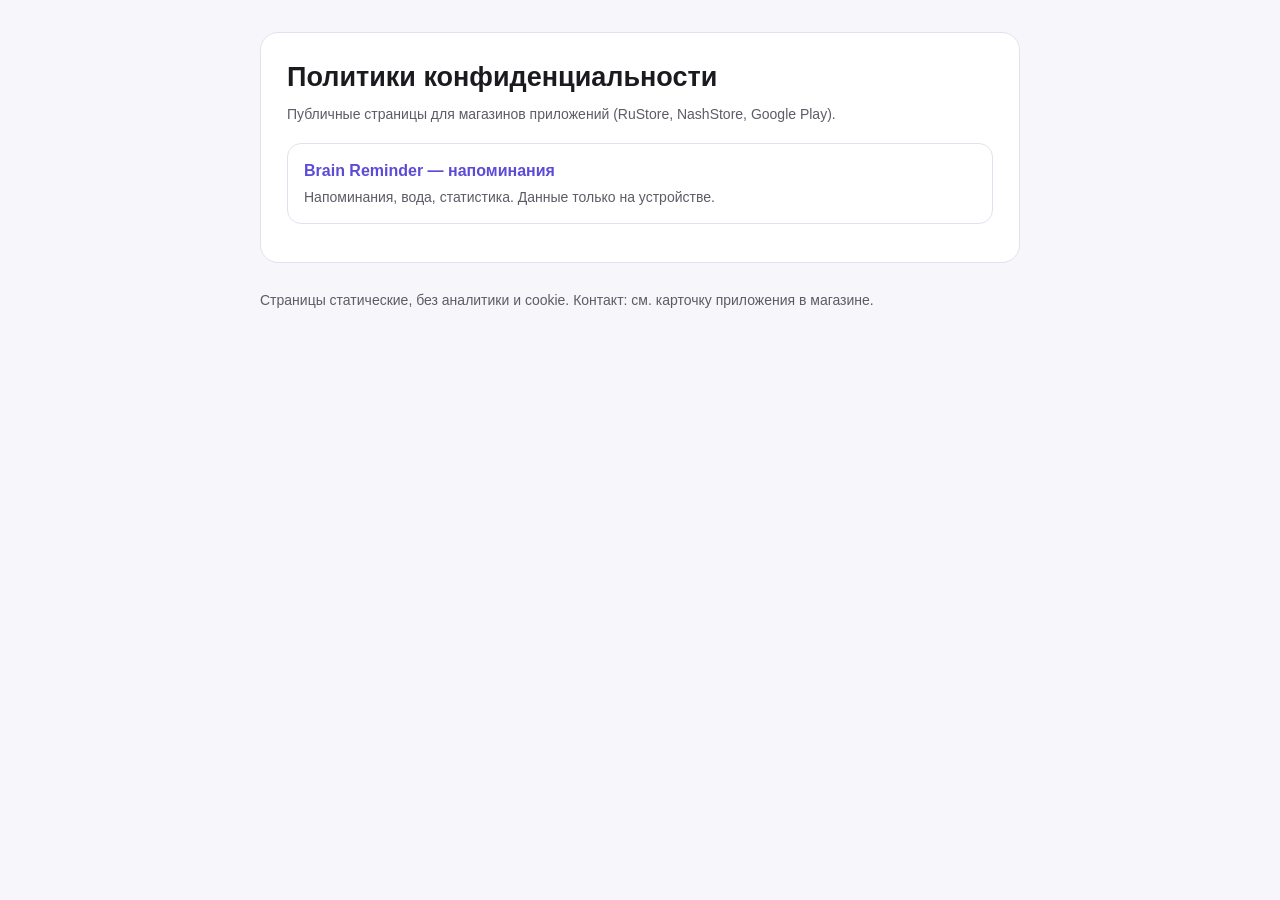
<file: index.html>
<!DOCTYPE html>
<html lang="ru">
<head>
<meta charset="utf-8">
<meta name="viewport" content="width=device-width, initial-scale=1">
<title>Политики конфиденциальности приложений</title>
<meta name="description" content="Политики конфиденциальности мобильных приложений разработчика.">
<link rel="stylesheet" href="style.css">
</head>
<body>
<main>
  <div class="card">
    <h1>Политики конфиденциальности</h1>
    <p class="muted">Публичные страницы для магазинов приложений (RuStore, NashStore, Google Play).</p>
    <ul class="app-list">
      <li><a href="brain-reminder.html"><strong>Brain Reminder — напоминания</strong><br>
        <span class="muted">Напоминания, вода, статистика. Данные только на устройстве.</span></a></li>
      <!-- Новое приложение: скопируйте brain-reminder.html в <slug>.html и добавьте пункт сюда. -->
    </ul>
  </div>
  <footer class="muted">
    <p>Страницы статические, без аналитики и cookie. Контакт: см. карточку приложения в магазине.</p>
  </footer>
</main>
</body>
</html>
</file>
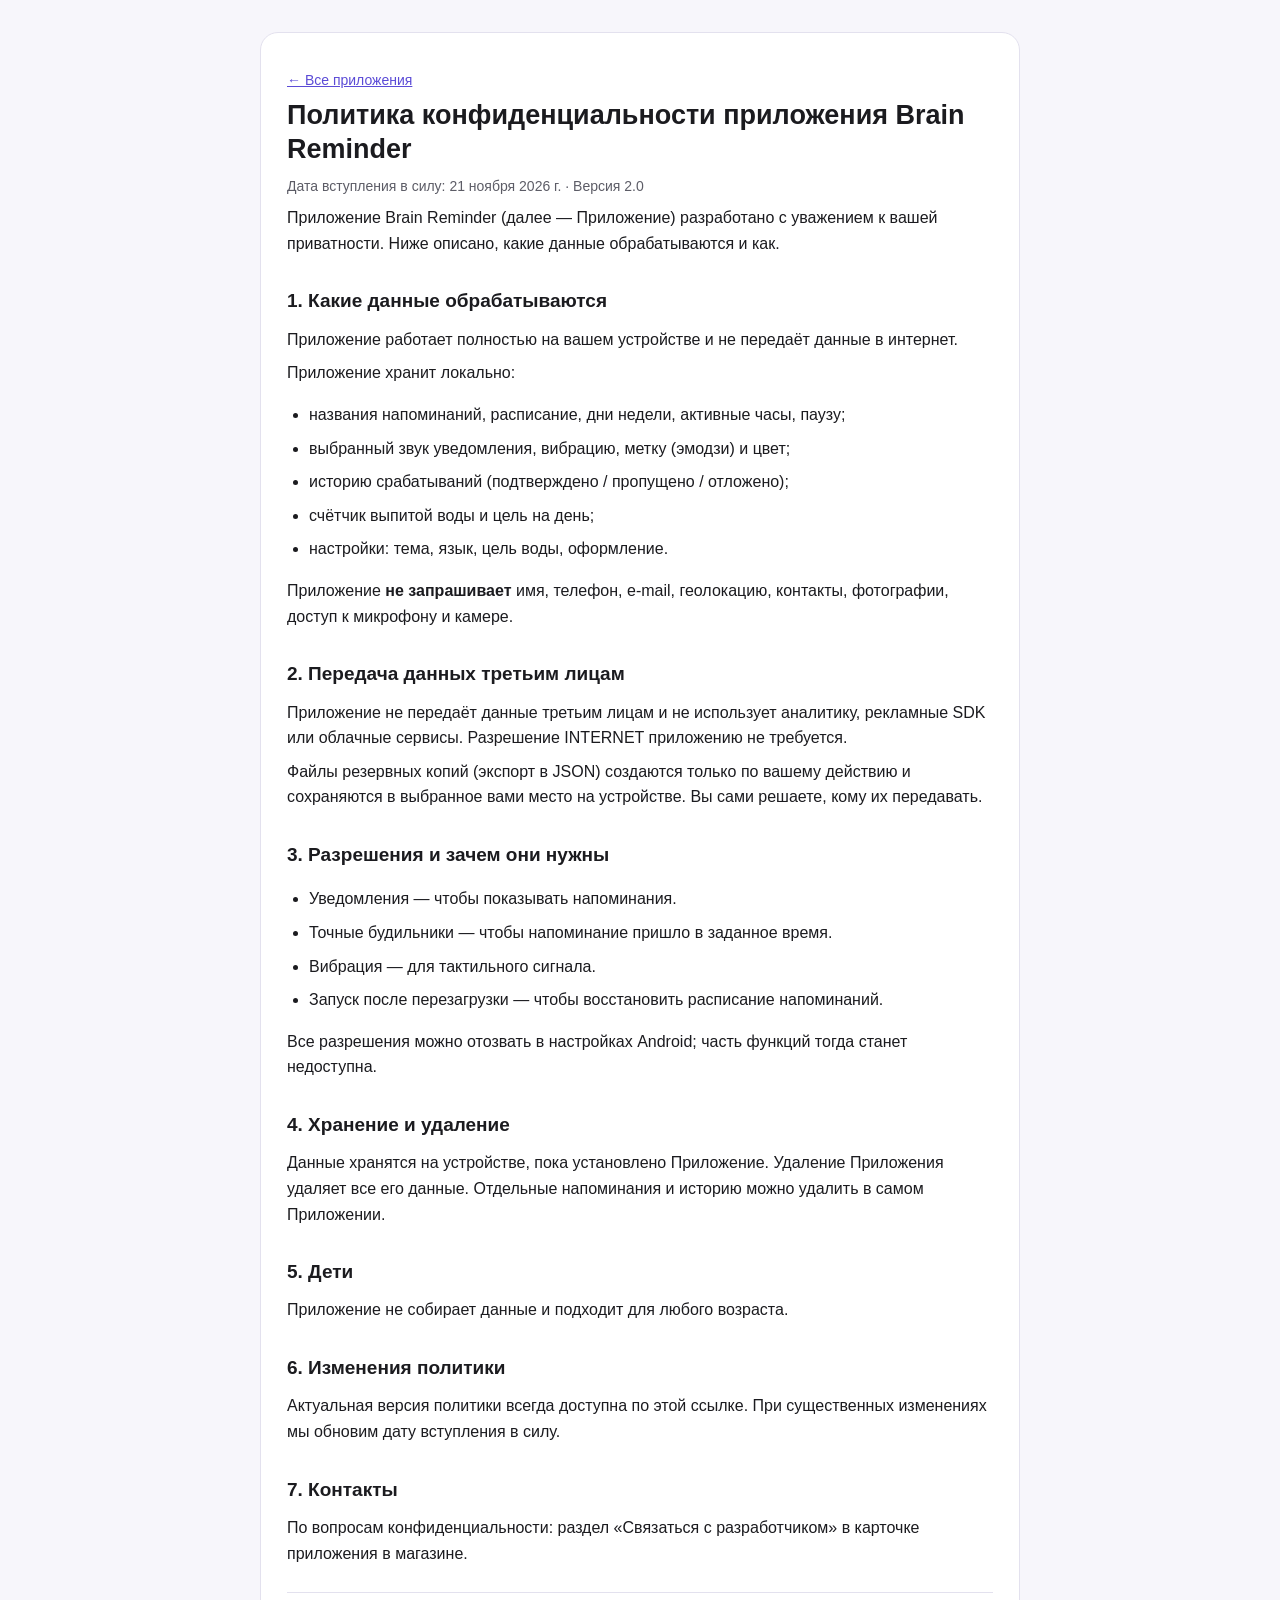
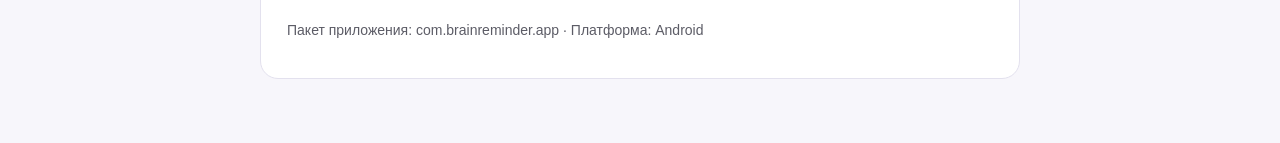
<file: brain-reminder.html>
<!DOCTYPE html>
<html lang="ru">
<head>
<meta charset="utf-8">
<meta name="viewport" content="width=device-width, initial-scale=1">
<title>Политика конфиденциальности — Brain Reminder</title>
<meta name="description" content="Политика конфиденциальности приложения Brain Reminder: данные хранятся только на устройстве.">
<link rel="stylesheet" href="style.css">
</head>
<body>
<main>
  <div class="card">
    <p class="muted"><a href="index.html">← Все приложения</a></p>
    <h1>Политика конфиденциальности приложения Brain Reminder</h1>
    <p class="muted">Дата вступления в силу: 21 ноября 2026 г. · Версия 2.0</p>

    <p>Приложение Brain Reminder (далее — Приложение) разработано с уважением к вашей
    приватности. Ниже описано, какие данные обрабатываются и как.</p>

    <h2>1. Какие данные обрабатываются</h2>
    <p>Приложение работает полностью на вашем устройстве и не передаёт данные в интернет.</p>
    <p>Приложение хранит локально:</p>
    <ul>
      <li>названия напоминаний, расписание, дни недели, активные часы, паузу;</li>
      <li>выбранный звук уведомления, вибрацию, метку (эмодзи) и цвет;</li>
      <li>историю срабатываний (подтверждено / пропущено / отложено);</li>
      <li>счётчик выпитой воды и цель на день;</li>
      <li>настройки: тема, язык, цель воды, оформление.</li>
    </ul>
    <p>Приложение <strong>не запрашивает</strong> имя, телефон, e-mail, геолокацию, контакты,
    фотографии, доступ к микрофону и камере.</p>

    <h2>2. Передача данных третьим лицам</h2>
    <p>Приложение не передаёт данные третьим лицам и не использует аналитику,
    рекламные SDK или облачные сервисы. Разрешение INTERNET приложению не требуется.</p>
    <p>Файлы резервных копий (экспорт в JSON) создаются только по вашему действию и
    сохраняются в выбранное вами место на устройстве. Вы сами решаете, кому их передавать.</p>

    <h2>3. Разрешения и зачем они нужны</h2>
    <ul>
      <li>Уведомления — чтобы показывать напоминания.</li>
      <li>Точные будильники — чтобы напоминание пришло в заданное время.</li>
      <li>Вибрация — для тактильного сигнала.</li>
      <li>Запуск после перезагрузки — чтобы восстановить расписание напоминаний.</li>
    </ul>
    <p>Все разрешения можно отозвать в настройках Android; часть функций тогда станет недоступна.</p>

    <h2>4. Хранение и удаление</h2>
    <p>Данные хранятся на устройстве, пока установлено Приложение. Удаление Приложения
    удаляет все его данные. Отдельные напоминания и историю можно удалить в самом
    Приложении.</p>

    <h2>5. Дети</h2>
    <p>Приложение не собирает данные и подходит для любого возраста.</p>

    <h2>6. Изменения политики</h2>
    <p>Актуальная версия политики всегда доступна по этой ссылке. При существенных
    изменениях мы обновим дату вступления в силу.</p>

    <h2>7. Контакты</h2>
    <p>По вопросам конфиденциальности: раздел «Связаться с разработчиком» в карточке
    приложения в магазине.</p>

    <hr>
    <p class="muted">Пакет приложения: com.brainreminder.app · Платформа: Android</p>
  </div>
</main>
</body>
</html>
</file>
<file: style.css>
:root {
  color-scheme: light dark;
  --bg: #f7f6fb;
  --card: #ffffff;
  --text: #1b1b1f;
  --muted: #5c5c66;
  --accent: #5b4bd6;
  --border: #e3e1ee;
}
@media (prefers-color-scheme: dark) {
  :root {
    --bg: #141318;
    --card: #1d1c22;
    --text: #eceaf2;
    --muted: #a9a6b8;
    --accent: #b4a8ff;
    --border: #2c2a35;
  }
}
* { box-sizing: border-box; }
html { -webkit-text-size-adjust: 100%; }
body {
  margin: 0;
  padding: 32px 20px 64px;
  background: var(--bg);
  color: var(--text);
  font: 16px/1.6 -apple-system, "Segoe UI", Roboto, "Helvetica Neue", Arial, sans-serif;
}
main, header, footer { max-width: 760px; margin: 0 auto; }
.card {
  background: var(--card);
  border: 1px solid var(--border);
  border-radius: 18px;
  padding: 28px 26px;
}
h1 { font-size: 27px; line-height: 1.25; margin: 0 0 6px; }
h2 { font-size: 19px; margin: 30px 0 10px; }
p, li { margin: 8px 0; }
ul { padding-left: 22px; }
a { color: var(--accent); }
.muted { color: var(--muted); font-size: 14px; }
.app-list { list-style: none; padding: 0; margin: 18px 0 0; }
.app-list li { margin: 10px 0; }
.app-list a {
  display: block;
  padding: 14px 16px;
  border: 1px solid var(--border);
  border-radius: 14px;
  text-decoration: none;
  color: var(--text);
  background: var(--card);
}
.app-list a strong { color: var(--accent); }
footer { margin-top: 26px; }
hr { border: 0; border-top: 1px solid var(--border); margin: 26px 0; }
</file>
